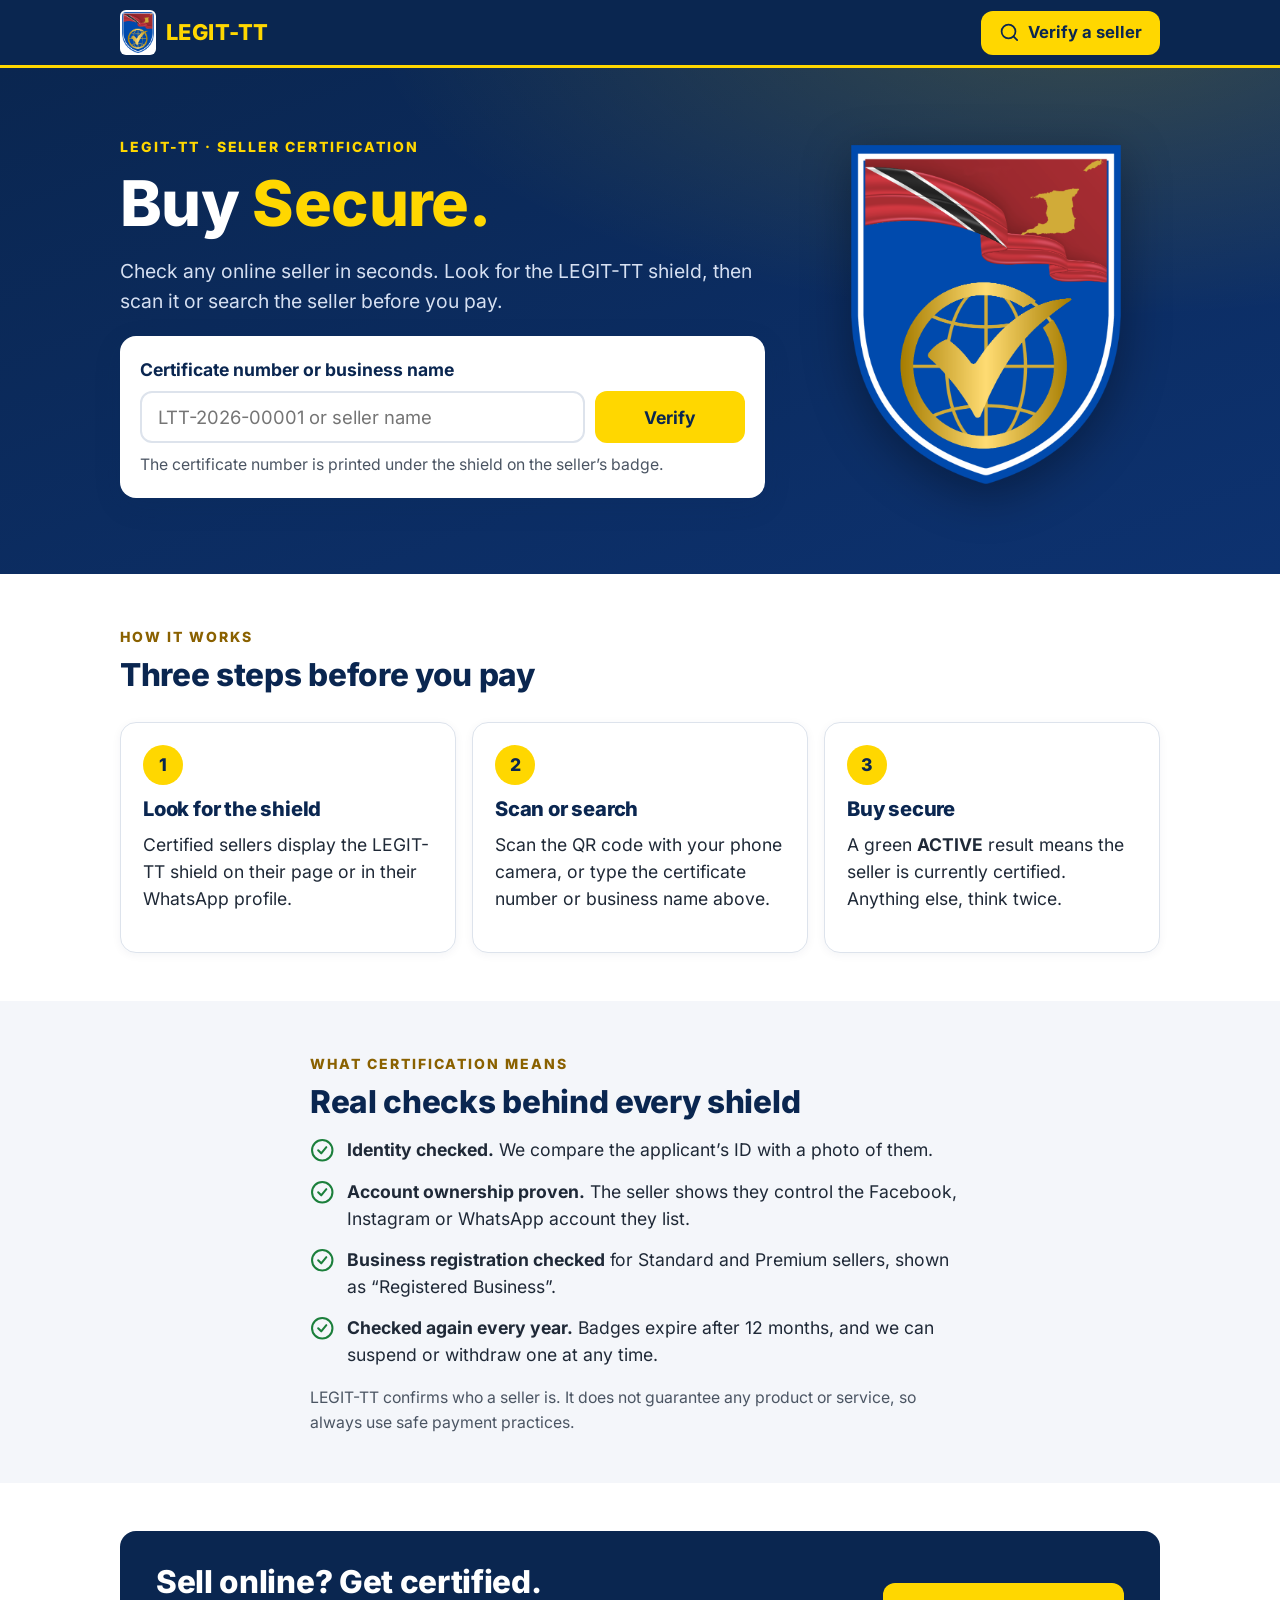
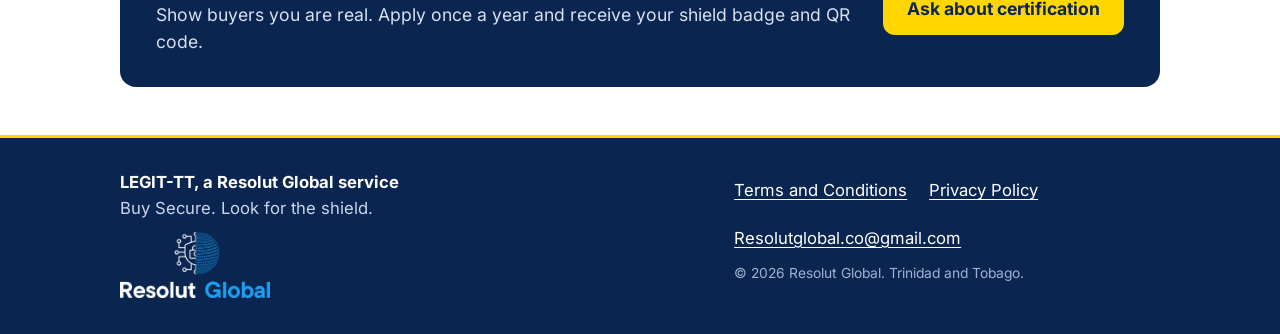
<file: index.html>
<!doctype html>
<html lang="en">
<head>
<meta charset="utf-8">
<meta name="viewport" content="width=device-width, initial-scale=1, viewport-fit=cover">
<meta http-equiv="Content-Security-Policy" content="default-src 'self'; script-src 'self'; style-src 'self'; img-src 'self' data: blob:; font-src 'self'; connect-src 'self' https://script.google.com https://script.googleusercontent.com; manifest-src 'self'; worker-src 'self'; base-uri 'self'; form-action 'self'; object-src 'none'">
<meta name="referrer" content="no-referrer">
<meta name="theme-color" content="#0A2650">
<title>LEGIT-TT | Buy Secure. Verify online sellers in Trinidad and Tobago</title>
<meta name="description" content="Check any online seller in Trinidad and Tobago in seconds. LEGIT-TT certifies sellers on Facebook, Instagram and WhatsApp and gives each a shield badge you can scan.">
<link rel="manifest" href="manifest.webmanifest">
<link rel="icon" type="image/png" href="assets/img/favicon.png">
<link rel="apple-touch-icon" href="assets/img/apple-touch-icon.png">
<link rel="preload" href="assets/fonts/inter-latin-700-normal.woff2" as="font" type="font/woff2" crossorigin>
<link rel="stylesheet" href="assets/css/style.css">
</head>
<body>
<a class="skip" href="#main">Skip to content</a>
<header id="site-header" class="site-header"></header>
<main id="main">
  <section class="hero">
    <div class="container hero__grid">
      <div>
        <span class="eyebrow">LEGIT-TT &middot; Seller certification</span>
        <h1>Buy <span>Secure.</span></h1>
        <p class="hero__lead">Check any online seller in seconds. Look for the LEGIT-TT shield, then scan it or search the seller before you pay.</p>
        <form id="search-form" class="search" novalidate>
          <label for="q">Certificate number or business name</label>
          <div class="search__row">
            <input class="input" id="q" name="q" type="search" inputmode="search" autocomplete="off" autocapitalize="characters" placeholder="LTT-2026-00001 or seller name" aria-describedby="search-hint search-error" maxlength="60">
            <button class="btn btn--gold" type="submit">Verify</button>
          </div>
          <p class="hint" id="search-hint">The certificate number is printed under the shield on the seller&rsquo;s badge.</p>
          <p class="field-error" id="search-error" role="alert"></p>
        </form>
      </div>
      <div class="hero__badge"><img src="assets/img/shield.png" alt="The LEGIT-TT shield badge" width="270" height="339"></div>
    </div>
  </section>

  <section class="section">
    <div class="container">
      <div class="section__head">
        <span class="eyebrow">How it works</span>
        <h2>Three steps before you pay</h2>
      </div>
      <div class="grid3">
        <div class="card"><div class="step__num">1</div><h3>Look for the shield</h3><p>Certified sellers display the LEGIT-TT shield on their page or in their WhatsApp profile.</p></div>
        <div class="card"><div class="step__num">2</div><h3>Scan or search</h3><p>Scan the QR code with your phone camera, or type the certificate number or business name above.</p></div>
        <div class="card"><div class="step__num">3</div><h3>Buy secure</h3><p>A green <strong>ACTIVE</strong> result means the seller is currently certified. Anything else, think twice.</p></div>
      </div>
    </div>
  </section>

  <section class="section section--soft">
    <div class="container narrow">
      <span class="eyebrow">What certification means</span>
      <h2>Real checks behind every shield</h2>
      <ul class="checks">
        <li><svg class="icon" viewBox="0 0 24 24" aria-hidden="true"><circle cx="12" cy="12" r="10"/><path d="m8 12 3 3 5-6"/></svg><span><strong>Identity checked.</strong> We compare the applicant&rsquo;s ID with a photo of them.</span></li>
        <li><svg class="icon" viewBox="0 0 24 24" aria-hidden="true"><circle cx="12" cy="12" r="10"/><path d="m8 12 3 3 5-6"/></svg><span><strong>Account ownership proven.</strong> The seller shows they control the Facebook, Instagram or WhatsApp account they list.</span></li>
        <li><svg class="icon" viewBox="0 0 24 24" aria-hidden="true"><circle cx="12" cy="12" r="10"/><path d="m8 12 3 3 5-6"/></svg><span><strong>Business registration checked</strong> for Standard and Premium sellers, shown as &ldquo;Registered Business&rdquo;.</span></li>
        <li><svg class="icon" viewBox="0 0 24 24" aria-hidden="true"><circle cx="12" cy="12" r="10"/><path d="m8 12 3 3 5-6"/></svg><span><strong>Checked again every year.</strong> Badges expire after 12 months, and we can suspend or withdraw one at any time.</span></li>
      </ul>
      <p class="hint hint--spaced">LEGIT-TT confirms who a seller is. It does not guarantee any product or service, so always use safe payment practices.</p>
    </div>
  </section>

  <section class="section">
    <div class="container">
      <div class="cta">
        <div>
          <h2>Sell online? Get certified.</h2>
          <p>Show buyers you are real. Apply once a year and receive your shield badge and QR code.</p>
        </div>
        <a id="cta-apply" class="btn btn--gold" href="#">Get certified</a>
      </div>
    </div>
  </section>
</main>
<footer id="site-footer"></footer>
<noscript><p class="noscript">JavaScript is needed to verify a seller. Please turn it on, or e-mail us.</p></noscript>
<script src="assets/js/config.js"></script>
<script src="assets/js/layout.js"></script>
<script src="assets/js/home.js"></script>
</body>
</html>
</file>
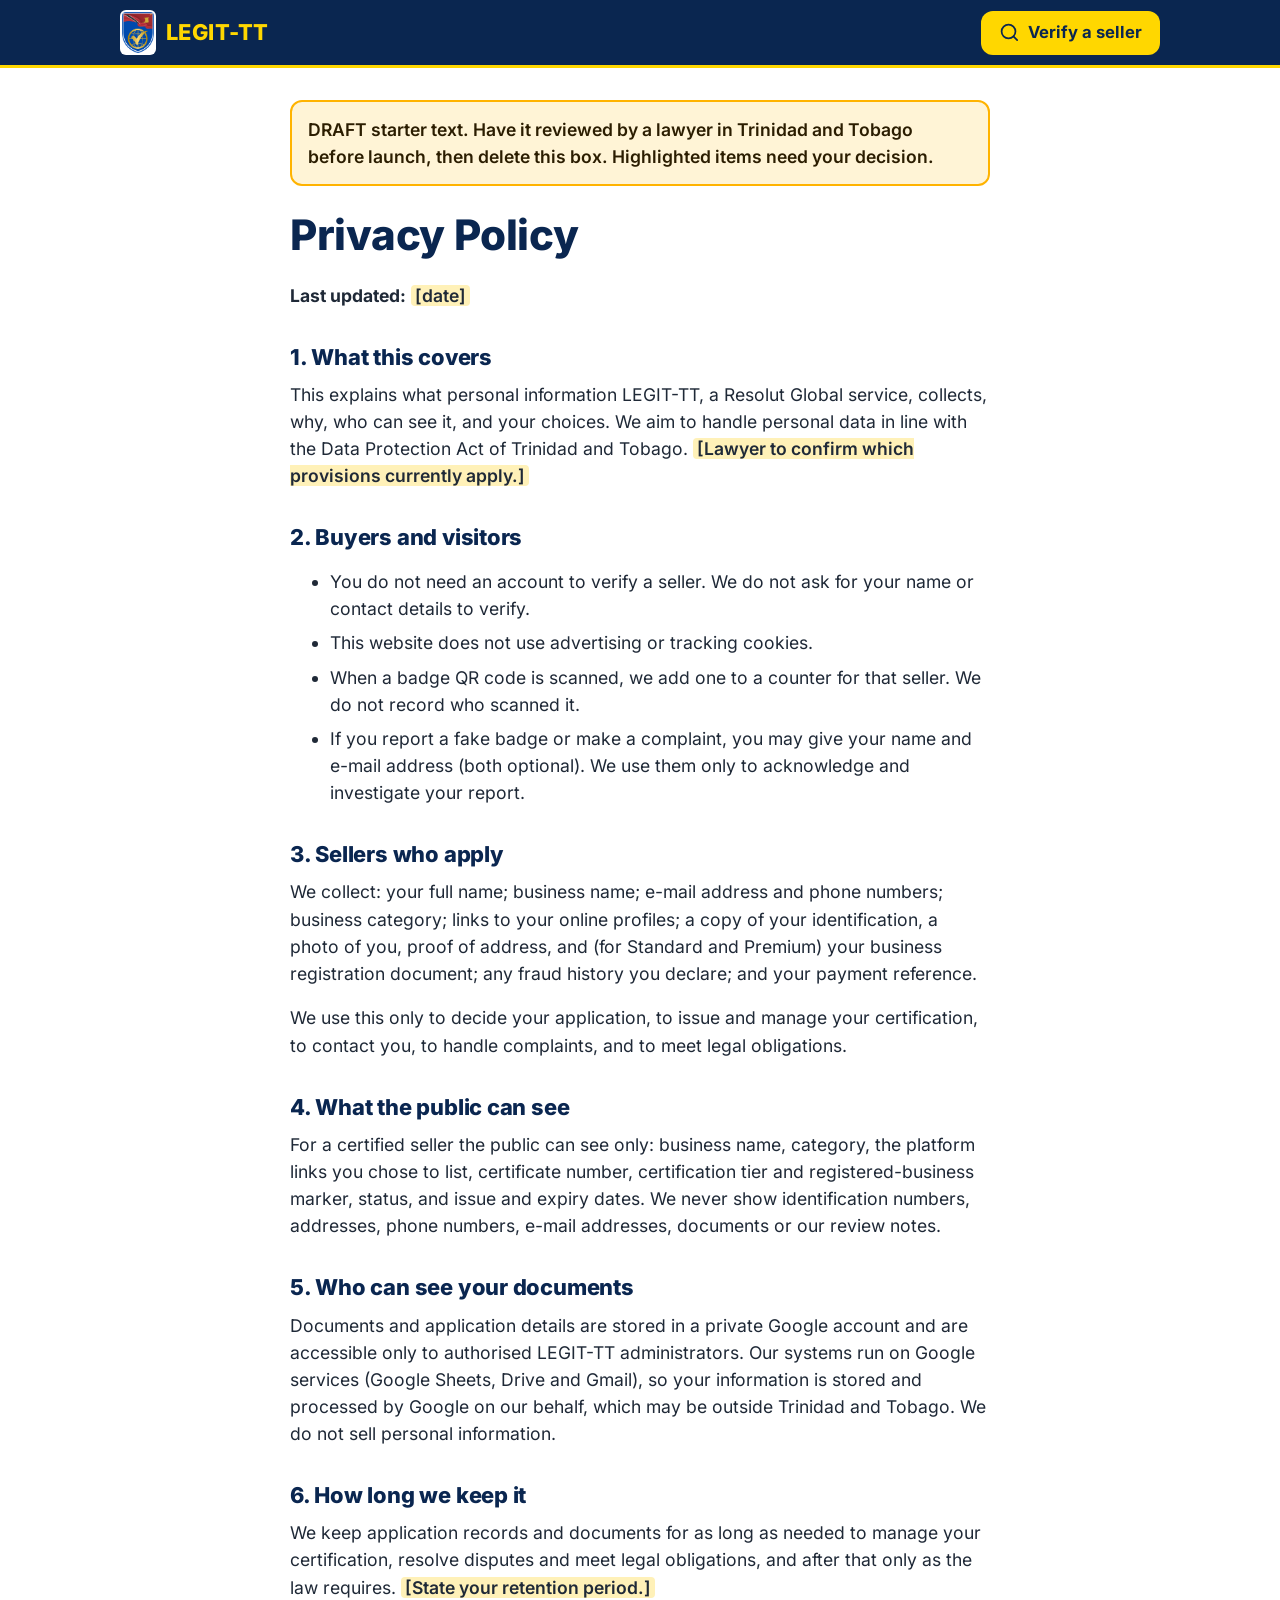
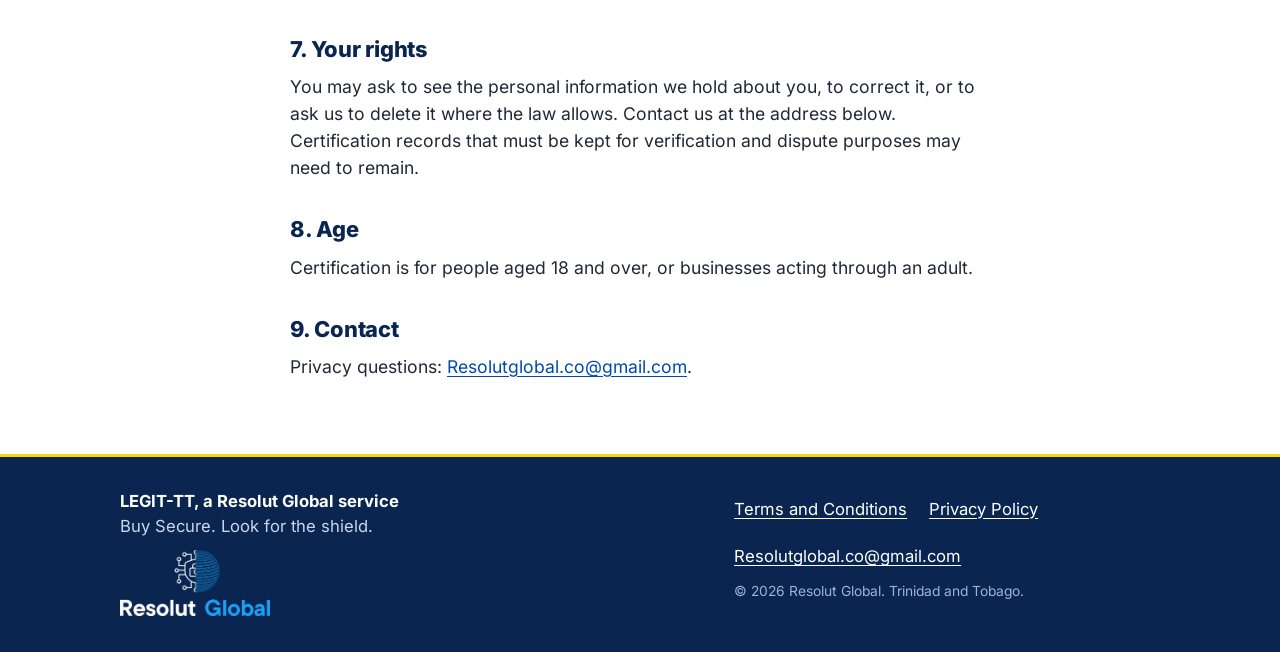
<file: privacy.html>
<!doctype html>
<html lang="en">
<head>
<meta charset="utf-8">
<meta name="viewport" content="width=device-width, initial-scale=1, viewport-fit=cover">
<meta http-equiv="Content-Security-Policy" content="default-src 'self'; script-src 'self'; style-src 'self'; img-src 'self' data: blob:; font-src 'self'; connect-src 'self'; base-uri 'self'; form-action 'self'; object-src 'none'">
<meta name="referrer" content="no-referrer">
<meta name="theme-color" content="#0A2650">
<title>Privacy Policy | LEGIT-TT</title>
<meta name="description" content="How LEGIT-TT, a Resolut Global service, collects and protects personal information.">
<link rel="manifest" href="manifest.webmanifest">
<link rel="icon" type="image/png" href="assets/img/favicon.png">
<link rel="apple-touch-icon" href="assets/img/apple-touch-icon.png">
<link rel="stylesheet" href="assets/css/style.css">
</head>
<body>
<a class="skip" href="#main">Skip to content</a>
<header id="site-header" class="site-header"></header>
<main id="main" class="container narrow prose">
  <div class="draft">DRAFT starter text. Have it reviewed by a lawyer in Trinidad and Tobago before launch, then delete this box. Highlighted items need your decision.</div>
  <h1>Privacy Policy</h1>
  <p><strong>Last updated:</strong> <span class="todo">[date]</span></p>

  <h2>1. What this covers</h2>
  <p>This explains what personal information LEGIT-TT, a Resolut Global service, collects, why, who can see it, and your choices. We aim to handle personal data in line with the Data Protection Act of Trinidad and Tobago. <span class="todo">[Lawyer to confirm which provisions currently apply.]</span></p>

  <h2>2. Buyers and visitors</h2>
  <ul>
    <li>You do not need an account to verify a seller. We do not ask for your name or contact details to verify.</li>
    <li>This website does not use advertising or tracking cookies.</li>
    <li>When a badge QR code is scanned, we add one to a counter for that seller. We do not record who scanned it.</li>
    <li>If you report a fake badge or make a complaint, you may give your name and e-mail address (both optional). We use them only to acknowledge and investigate your report.</li>
  </ul>

  <h2>3. Sellers who apply</h2>
  <p>We collect: your full name; business name; e-mail address and phone numbers; business category; links to your online profiles; a copy of your identification, a photo of you, proof of address, and (for Standard and Premium) your business registration document; any fraud history you declare; and your payment reference.</p>
  <p>We use this only to decide your application, to issue and manage your certification, to contact you, to handle complaints, and to meet legal obligations.</p>

  <h2>4. What the public can see</h2>
  <p>For a certified seller the public can see only: business name, category, the platform links you chose to list, certificate number, certification tier and registered-business marker, status, and issue and expiry dates. We never show identification numbers, addresses, phone numbers, e-mail addresses, documents or our review notes.</p>

  <h2>5. Who can see your documents</h2>
  <p>Documents and application details are stored in a private Google account and are accessible only to authorised LEGIT-TT administrators. Our systems run on Google services (Google Sheets, Drive and Gmail), so your information is stored and processed by Google on our behalf, which may be outside Trinidad and Tobago. We do not sell personal information.</p>

  <h2>6. How long we keep it</h2>
  <p>We keep application records and documents for as long as needed to manage your certification, resolve disputes and meet legal obligations, and after that only as the law requires. <span class="todo">[State your retention period.]</span></p>

  <h2>7. Your rights</h2>
  <p>You may ask to see the personal information we hold about you, to correct it, or to ask us to delete it where the law allows. Contact us at the address below. Certification records that must be kept for verification and dispute purposes may need to remain.</p>

  <h2>8. Age</h2>
  <p>Certification is for people aged 18 and over, or businesses acting through an adult.</p>

  <h2>9. Contact</h2>
  <p>Privacy questions: <a id="contact-link" href="#">our contact address</a>.</p>
</main>
<footer id="site-footer"></footer>
<script src="assets/js/config.js"></script>
<script src="assets/js/layout.js"></script>
</body>
</html>
</file>
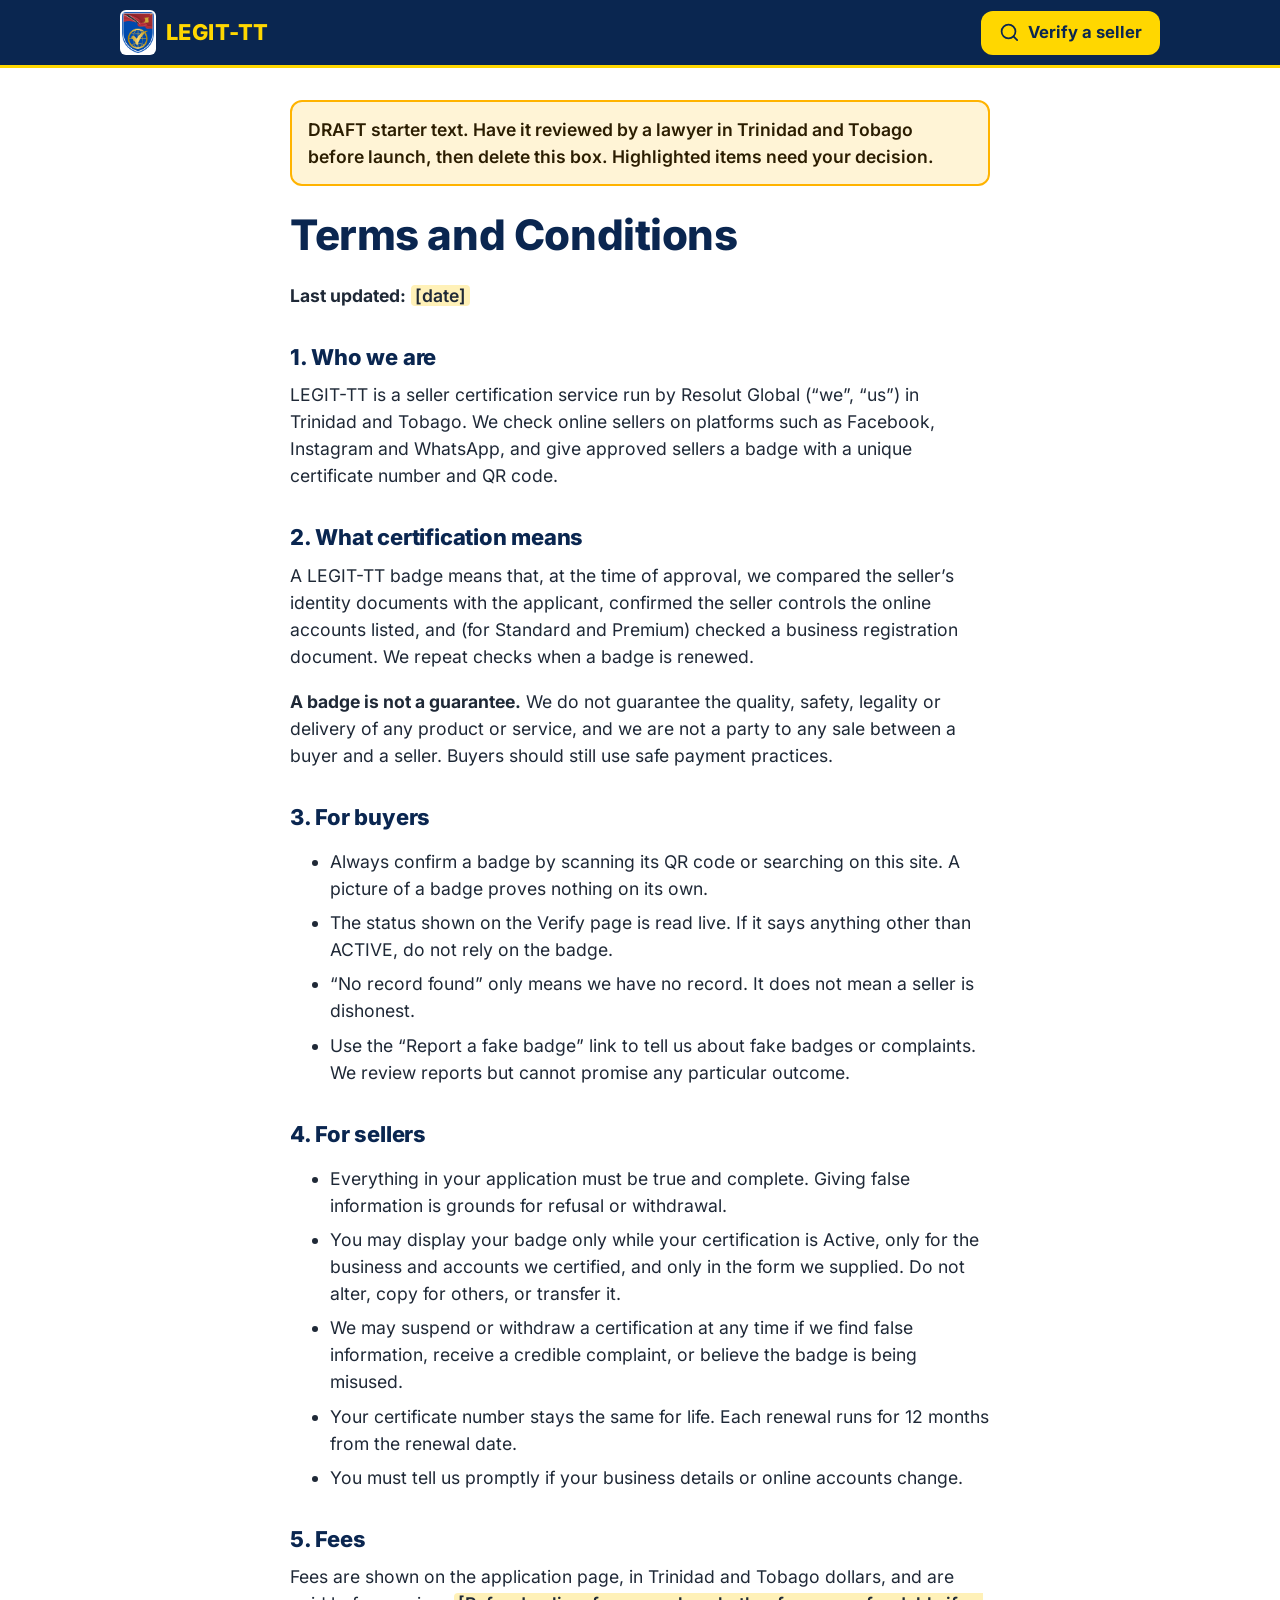
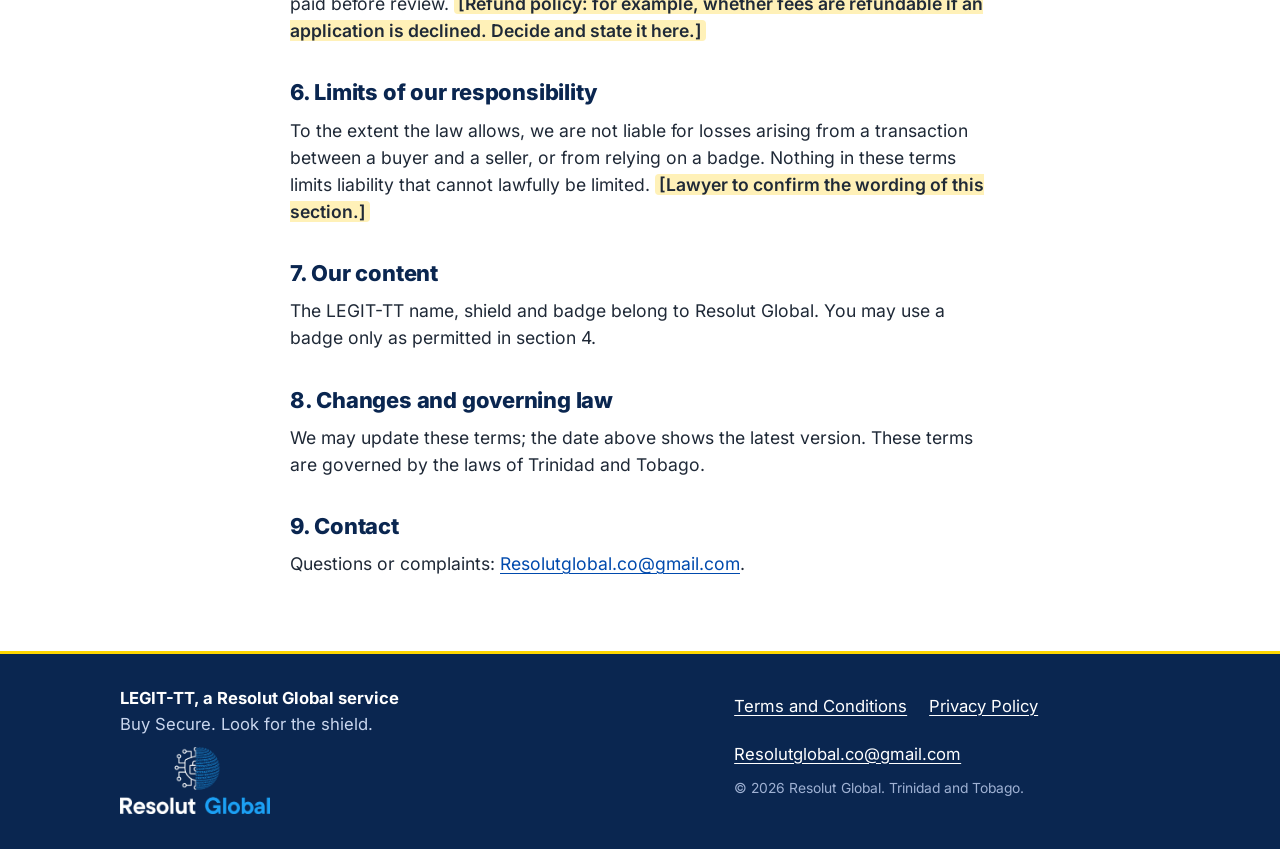
<file: terms.html>
<!doctype html>
<html lang="en">
<head>
<meta charset="utf-8">
<meta name="viewport" content="width=device-width, initial-scale=1, viewport-fit=cover">
<meta http-equiv="Content-Security-Policy" content="default-src 'self'; script-src 'self'; style-src 'self'; img-src 'self' data: blob:; font-src 'self'; connect-src 'self'; base-uri 'self'; form-action 'self'; object-src 'none'">
<meta name="referrer" content="no-referrer">
<meta name="theme-color" content="#0A2650">
<title>Terms and Conditions | LEGIT-TT</title>
<meta name="description" content="Terms and Conditions for using LEGIT-TT, a Resolut Global service.">
<link rel="manifest" href="manifest.webmanifest">
<link rel="icon" type="image/png" href="assets/img/favicon.png">
<link rel="apple-touch-icon" href="assets/img/apple-touch-icon.png">
<link rel="stylesheet" href="assets/css/style.css">
</head>
<body>
<a class="skip" href="#main">Skip to content</a>
<header id="site-header" class="site-header"></header>
<main id="main" class="container narrow prose">
  <div class="draft">DRAFT starter text. Have it reviewed by a lawyer in Trinidad and Tobago before launch, then delete this box. Highlighted items need your decision.</div>
  <h1>Terms and Conditions</h1>
  <p><strong>Last updated:</strong> <span class="todo">[date]</span></p>

  <h2>1. Who we are</h2>
  <p>LEGIT-TT is a seller certification service run by Resolut Global (&ldquo;we&rdquo;, &ldquo;us&rdquo;) in Trinidad and Tobago. We check online sellers on platforms such as Facebook, Instagram and WhatsApp, and give approved sellers a badge with a unique certificate number and QR code.</p>

  <h2>2. What certification means</h2>
  <p>A LEGIT-TT badge means that, at the time of approval, we compared the seller&rsquo;s identity documents with the applicant, confirmed the seller controls the online accounts listed, and (for Standard and Premium) checked a business registration document. We repeat checks when a badge is renewed.</p>
  <p><strong>A badge is not a guarantee.</strong> We do not guarantee the quality, safety, legality or delivery of any product or service, and we are not a party to any sale between a buyer and a seller. Buyers should still use safe payment practices.</p>

  <h2>3. For buyers</h2>
  <ul>
    <li>Always confirm a badge by scanning its QR code or searching on this site. A picture of a badge proves nothing on its own.</li>
    <li>The status shown on the Verify page is read live. If it says anything other than ACTIVE, do not rely on the badge.</li>
    <li>&ldquo;No record found&rdquo; only means we have no record. It does not mean a seller is dishonest.</li>
    <li>Use the &ldquo;Report a fake badge&rdquo; link to tell us about fake badges or complaints. We review reports but cannot promise any particular outcome.</li>
  </ul>

  <h2>4. For sellers</h2>
  <ul>
    <li>Everything in your application must be true and complete. Giving false information is grounds for refusal or withdrawal.</li>
    <li>You may display your badge only while your certification is Active, only for the business and accounts we certified, and only in the form we supplied. Do not alter, copy for others, or transfer it.</li>
    <li>We may suspend or withdraw a certification at any time if we find false information, receive a credible complaint, or believe the badge is being misused.</li>
    <li>Your certificate number stays the same for life. Each renewal runs for 12 months from the renewal date.</li>
    <li>You must tell us promptly if your business details or online accounts change.</li>
  </ul>

  <h2>5. Fees</h2>
  <p>Fees are shown on the application page, in Trinidad and Tobago dollars, and are paid before review. <span class="todo">[Refund policy: for example, whether fees are refundable if an application is declined. Decide and state it here.]</span></p>

  <h2>6. Limits of our responsibility</h2>
  <p>To the extent the law allows, we are not liable for losses arising from a transaction between a buyer and a seller, or from relying on a badge. Nothing in these terms limits liability that cannot lawfully be limited. <span class="todo">[Lawyer to confirm the wording of this section.]</span></p>

  <h2>7. Our content</h2>
  <p>The LEGIT-TT name, shield and badge belong to Resolut Global. You may use a badge only as permitted in section 4.</p>

  <h2>8. Changes and governing law</h2>
  <p>We may update these terms; the date above shows the latest version. These terms are governed by the laws of Trinidad and Tobago.</p>

  <h2>9. Contact</h2>
  <p>Questions or complaints: <a id="contact-link" href="#">our contact address</a>.</p>
</main>
<footer id="site-footer"></footer>
<script src="assets/js/config.js"></script>
<script src="assets/js/layout.js"></script>
</body>
</html>
</file>
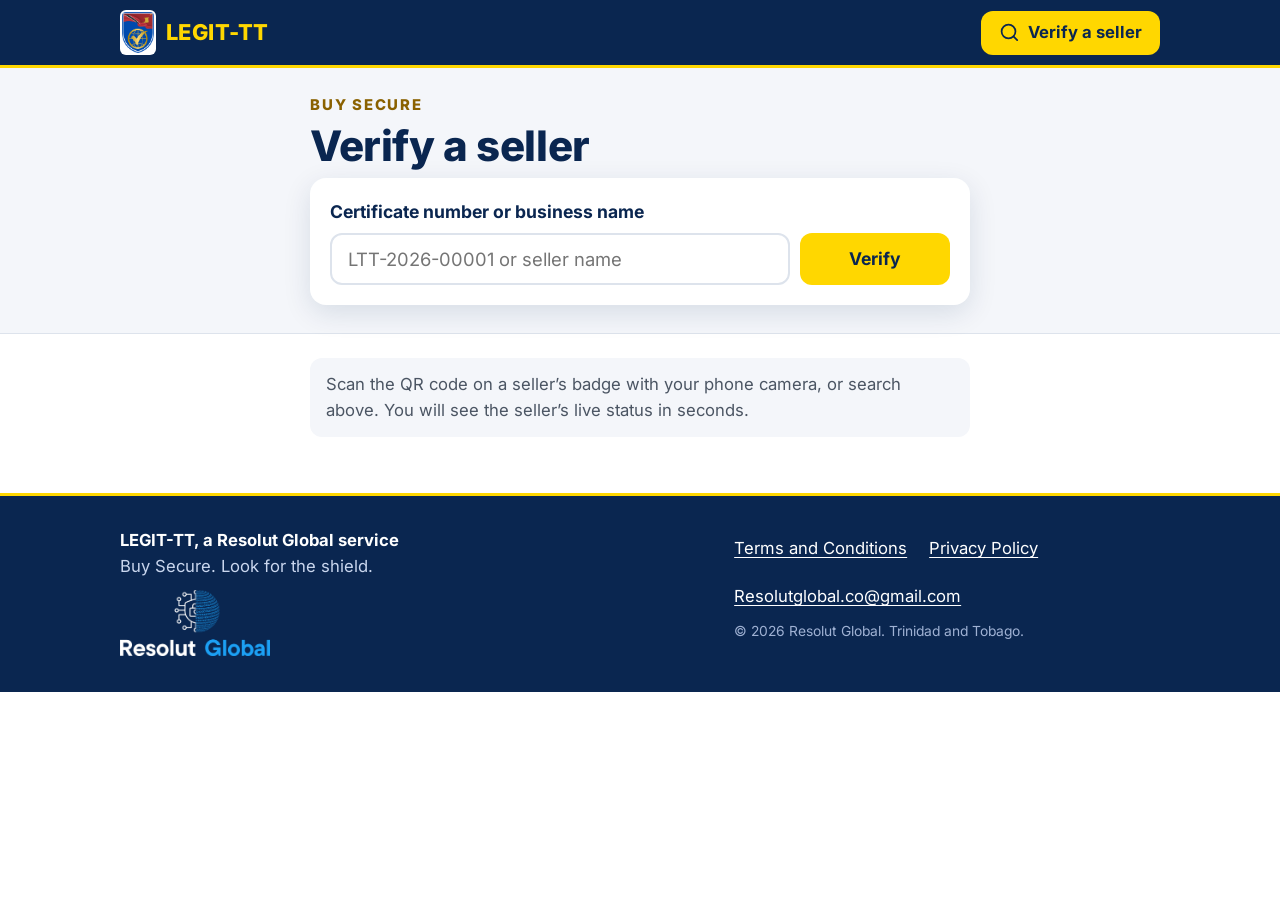
<file: verify.html>
<!doctype html>
<html lang="en">
<head>
<meta charset="utf-8">
<meta name="viewport" content="width=device-width, initial-scale=1, viewport-fit=cover">
<meta http-equiv="Content-Security-Policy" content="default-src 'self'; script-src 'self'; style-src 'self'; img-src 'self' data: blob:; font-src 'self'; connect-src 'self' https://script.google.com https://script.googleusercontent.com; manifest-src 'self'; worker-src 'self'; base-uri 'self'; form-action 'self'; object-src 'none'">
<meta name="referrer" content="no-referrer">
<meta name="theme-color" content="#0A2650">
<title>Verify a seller | LEGIT-TT</title>
<meta name="description" content="Check a seller's LEGIT-TT certification: scan the badge QR code or search by certificate number or business name.">
<meta name="robots" content="noindex">
<link rel="manifest" href="manifest.webmanifest">
<link rel="icon" type="image/png" href="assets/img/favicon.png">
<link rel="apple-touch-icon" href="assets/img/apple-touch-icon.png">
<link rel="preload" href="assets/fonts/inter-latin-700-normal.woff2" as="font" type="font/woff2" crossorigin>
<link rel="stylesheet" href="assets/css/style.css">
</head>
<body>
<a class="skip" href="#main">Skip to content</a>
<header id="site-header" class="site-header"></header>
<main id="main">
  <section class="page-head">
    <div class="container narrow">
      <p class="tagline" id="tagline">Buy Secure</p>
      <h1>Verify a seller</h1>
      <form id="search-form" class="search" novalidate>
        <label for="q">Certificate number or business name</label>
        <div class="search__row">
          <input class="input" id="q" name="q" type="search" inputmode="search" autocomplete="off" autocapitalize="characters" placeholder="LTT-2026-00001 or seller name" aria-describedby="search-error" maxlength="60">
          <button class="btn btn--gold" type="submit">Verify</button>
        </div>
        <p class="field-error" id="search-error" role="alert"></p>
      </form>
    </div>
  </section>
  <section class="results">
    <div class="container narrow">
      <div id="result" role="status" aria-live="polite" tabindex="-1"></div>
    </div>
  </section>
</main>
<footer id="site-footer"></footer>
<noscript><p class="noscript">JavaScript is needed to verify a seller. Please turn it on, or e-mail us.</p></noscript>
<script src="assets/js/config.js"></script>
<script src="assets/js/api.js"></script>
<script src="assets/js/layout.js"></script>
<script src="assets/js/qrcode.js"></script>
<script src="assets/js/badge.js"></script>
<script src="assets/js/verify.js"></script>
</body>
</html>
</file>
<file: assets/css/style.css>
/* LEGIT-TT  |  style.css  |  A Resolut Global service
   Mobile first. Navy and gold on white. One typeface (Inter, self-hosted). */

@font-face { font-family: 'Inter'; font-weight: 400; font-style: normal; font-display: swap; src: url('../fonts/inter-latin-400-normal.woff2') format('woff2'); }
@font-face { font-family: 'Inter'; font-weight: 600; font-style: normal; font-display: swap; src: url('../fonts/inter-latin-600-normal.woff2') format('woff2'); }
@font-face { font-family: 'Inter'; font-weight: 700; font-style: normal; font-display: swap; src: url('../fonts/inter-latin-700-normal.woff2') format('woff2'); }
@font-face { font-family: 'Inter'; font-weight: 800; font-style: normal; font-display: swap; src: url('../fonts/inter-latin-800-normal.woff2') format('woff2'); }

:root {
  --navy: #0A2650;
  --navy-2: #0D3270;
  --blue: #004AAD;
  --gold: #FFD700;
  --gold-soft: #F2C94C;
  --gold-text: #8A6100;
  --ink: #1F2937;
  --ink-soft: #4B5563;
  --line: #DDE3EC;
  --bg-soft: #F4F6FA;
  --green: #1B7F3B;
  --green-soft: #E6F4EA;
  --amber: #FFB300;
  --amber-ink: #2B1D00;
  --amber-soft: #FFF4D6;
  --red: #B3261E;
  --slate: #475569;
  --radius: 16px;
  --shadow: 0 8px 28px rgba(10, 38, 80, .12);
  --tap: 52px;
  --font: 'Inter', 'Segoe UI', Roboto, Helvetica, Arial, sans-serif;
}

*, *::before, *::after { box-sizing: border-box; }
html { font-size: 17px; -webkit-text-size-adjust: 100%; scroll-behavior: smooth; }
body { margin: 0; font-family: var(--font); color: var(--ink); background: #fff; line-height: 1.55; -webkit-font-smoothing: antialiased; }
img { max-width: 100%; height: auto; }
a { color: var(--blue); text-underline-offset: 3px; }
a:hover { color: var(--navy); }
h1, h2, h3 { color: var(--navy); line-height: 1.2; margin: 0 0 .5em; font-weight: 800; letter-spacing: -.01em; }
h1 { font-size: 2rem; } h2 { font-size: 1.5rem; } h3 { font-size: 1.15rem; }
p { margin: 0 0 1em; }
:focus-visible { outline: 3px solid var(--gold); outline-offset: 2px; box-shadow: 0 0 0 5px var(--navy); border-radius: 6px; }
.skip { position: absolute; left: -999px; top: 0; background: var(--gold); color: var(--navy); padding: 12px 18px; font-weight: 700; z-index: 100; }
.skip:focus { left: 8px; top: 8px; }
.sr-only { position: absolute; width: 1px; height: 1px; overflow: hidden; clip: rect(0 0 0 0); white-space: nowrap; }
.container { width: 100%; max-width: 1080px; margin: 0 auto; padding: 0 20px; }
.narrow { max-width: 700px; }

/* ---------- header ---------- */
.site-header { position: sticky; top: 0; z-index: 50; background: var(--navy); border-bottom: 3px solid var(--gold); min-height: 68px; }
.site-header__in { display: flex; align-items: center; justify-content: space-between; gap: 12px; min-height: 65px; }
.brand { display: flex; align-items: center; gap: 10px; text-decoration: none; color: var(--gold); font-weight: 800; font-size: 1.25rem; letter-spacing: .02em; }
.brand:hover { color: #fff; }
.brand img { width: 36px; height: 45px; object-fit: contain; background: #fff; border-radius: 6px; padding: 2px; }
.nav { display: flex; align-items: center; gap: 6px; }
.nav__link { display: none; color: #fff; text-decoration: none; padding: 10px 12px; font-weight: 600; border-radius: 8px; }
.nav__link:hover { background: rgba(255,255,255,.12); color: #fff; }

/* ---------- buttons ---------- */
.btn { display: inline-flex; align-items: center; justify-content: center; gap: 8px; min-height: var(--tap); padding: 0 22px; border-radius: 12px; border: 2px solid transparent; font: 700 1rem/1 var(--font); text-decoration: none; cursor: pointer; transition: transform .08s ease, background .15s ease; }
.btn:active { transform: translateY(1px); }
.btn--gold { background: var(--gold); color: var(--navy); }
.btn--gold:hover { background: #FFE24D; color: var(--navy); }
.btn--navy { background: var(--navy); color: #fff; }
.btn--navy:hover { background: var(--navy-2); color: #fff; }
.btn--ghost { background: #fff; color: var(--navy); border-color: var(--line); }
.btn--ghost:hover { border-color: var(--navy); color: var(--navy); }
.btn--block { width: 100%; }
.btn--sm { min-height: 44px; padding: 0 16px; font-size: .95rem; }
.icon { width: 1.25em; height: 1.25em; fill: none; stroke: currentColor; stroke-width: 2; stroke-linecap: round; stroke-linejoin: round; flex: none; }

/* ---------- hero (home) ---------- */
.hero { background: radial-gradient(1200px 500px at 85% -10%, rgba(255,215,0,.18), transparent 60%), linear-gradient(160deg, var(--navy) 0%, var(--navy-2) 100%); color: #fff; padding: 36px 0 56px; }
.hero__grid { display: grid; gap: 28px; align-items: center; }
.hero__badge { display: flex; justify-content: center; }
.hero__badge img { width: 150px; filter: drop-shadow(0 12px 24px rgba(0,0,0,.35)); }
.hero h1 { color: #fff; font-size: 2.6rem; margin-bottom: .25em; }
.hero h1 span { color: var(--gold); }
.hero__lead { font-size: 1.1rem; color: #D6E0F2; max-width: 34em; }
.eyebrow { display: inline-block; font-size: .8rem; font-weight: 800; letter-spacing: .14em; text-transform: uppercase; color: var(--gold-text); margin-bottom: .6em; }
.hero .eyebrow { color: var(--gold); }

/* ---------- search card ---------- */
.search { background: #fff; color: var(--ink); border-radius: var(--radius); padding: 20px; box-shadow: var(--shadow); }
.search label { display: block; font-weight: 700; color: var(--navy); margin-bottom: 8px; }
.search__row { display: flex; flex-direction: column; gap: 10px; }
.input { width: 100%; min-height: var(--tap); padding: 0 16px; font: 500 1.05rem/1 var(--font); color: var(--ink); background: #fff; border: 2px solid var(--line); border-radius: 12px; }
.input:focus { outline: none; border-color: var(--blue); box-shadow: 0 0 0 4px rgba(0,74,173,.18); }
.hint { font-size: .9rem; color: var(--ink-soft); margin: 10px 0 0; }
.field-error { color: var(--red); font-weight: 600; margin: 10px 0 0; min-height: 1.2em; }

/* ---------- sections ---------- */
.section { padding: 48px 0; }
.section--soft { background: var(--bg-soft); }
.section__head { max-width: 640px; margin-bottom: 28px; }
.grid3 { display: grid; gap: 16px; }
.card { background: #fff; border: 1px solid var(--line); border-radius: var(--radius); padding: 22px; box-shadow: 0 2px 10px rgba(10,38,80,.05); }
.step__num { display: inline-flex; width: 40px; height: 40px; border-radius: 50%; background: var(--gold); color: var(--navy); font-weight: 800; align-items: center; justify-content: center; margin-bottom: 12px; }
.checks { list-style: none; margin: 0; padding: 0; display: grid; gap: 14px; }
.checks li { display: flex; gap: 12px; align-items: flex-start; }
.checks .icon { color: var(--green); margin-top: 2px; width: 1.4em; height: 1.4em; }
.cta { background: var(--navy); color: #fff; border-radius: var(--radius); padding: 28px 22px; display: grid; gap: 14px; }
.cta h2 { color: #fff; margin: 0; } .cta p { color: #D6E0F2; margin: 0; }

/* ---------- verify page ---------- */
.page-head { background: var(--bg-soft); border-bottom: 1px solid var(--line); padding: 26px 0 28px; }
.page-head h1 { margin-bottom: .15em; }
.tagline { color: var(--gold-text); font-weight: 800; letter-spacing: .12em; text-transform: uppercase; font-size: .85rem; margin: 0 0 4px; }
.results { padding: 24px 0 56px; }
.banner { display: flex; align-items: center; gap: 16px; padding: 22px 20px; border-radius: var(--radius); color: #fff; margin-bottom: 18px; }
.banner .icon { width: 52px; height: 52px; stroke-width: 2.2; }
.banner__label { font-size: clamp(1.65rem, 7.2vw, 2.1rem); font-weight: 800; line-height: 1.05; letter-spacing: .03em; }
.banner__sub { font-size: 1.05rem; font-weight: 600; opacity: .95; margin-top: 4px; }
.banner--active { background: var(--green); }
.banner--expired { background: var(--amber); color: var(--amber-ink); }
.banner--notcert { background: var(--red); }
.banner--notfound { background: var(--slate); }
.vendor__name { font-size: 1.7rem; margin-bottom: .3em; word-break: break-word; }
.chips { display: flex; flex-wrap: wrap; gap: 8px; margin: 0 0 18px; padding: 0; list-style: none; }
.chip { display: inline-block; padding: 6px 12px; border-radius: 999px; background: var(--bg-soft); border: 1px solid var(--line); font-weight: 600; font-size: .9rem; color: var(--navy); }
.chip--gold { background: var(--amber-soft); border-color: #F0D58A; color: var(--gold-text); }
.chip--green { background: var(--green-soft); border-color: #BFE3C9; color: var(--green); }
.chip--amber { background: var(--amber-soft); border-color: #F0D58A; color: #7A5200; }
.facts { display: grid; grid-template-columns: 1fr; gap: 12px; margin: 0 0 20px; }
.facts div { border-left: 4px solid var(--gold); padding: 2px 0 2px 12px; }
.facts dt { font-size: .8rem; font-weight: 700; letter-spacing: .08em; text-transform: uppercase; color: var(--ink-soft); }
.facts dd { margin: 2px 0 0; font-weight: 700; color: var(--navy); font-size: 1.1rem; word-break: break-all; display: flex; align-items: center; gap: 10px; flex-wrap: wrap; }
.links { display: grid; gap: 10px; margin: 8px 0 12px; }
.note { background: var(--bg-soft); border-radius: 12px; padding: 14px 16px; font-size: .95rem; color: var(--ink-soft); }
.badge-copy { display: flex; flex-direction: column; align-items: center; margin-top: 22px; padding-top: 22px; border-top: 1px solid var(--line); }
.badge-copy canvas { width: 100%; max-width: 330px; height: auto; border-radius: 22px; box-shadow: var(--shadow); }
.badge-copy figcaption { font-size: .9rem; color: var(--ink-soft); text-align: center; margin-top: 12px; max-width: 30em; }
.checked { text-align: center; color: var(--ink-soft); font-size: .9rem; margin: 18px 0 6px; }
.report-link { display: flex; justify-content: center; margin-top: 8px; }
.report-link a { display: inline-flex; align-items: center; gap: 8px; min-height: var(--tap); padding: 0 18px; font-weight: 700; color: var(--red); border: 2px solid #F1C5C2; border-radius: 12px; text-decoration: none; background: #FFF; }
.report-link a:hover { background: #FFF1F0; color: var(--red); }
.result-list { list-style: none; margin: 0; padding: 0; display: grid; gap: 10px; }
.result { display: flex; align-items: center; justify-content: space-between; gap: 12px; padding: 16px; background: #fff; border: 1px solid var(--line); border-radius: 14px; text-decoration: none; color: var(--ink); min-height: var(--tap); }
.result:hover { border-color: var(--navy); box-shadow: var(--shadow); color: var(--ink); }
.result strong { display: block; color: var(--navy); }
.result small { color: var(--ink-soft); }
.skeleton { background: linear-gradient(90deg, #EEF1F6 25%, #E3E8F0 37%, #EEF1F6 63%); background-size: 400% 100%; animation: shimmer 1.3s ease infinite; border-radius: var(--radius); height: 96px; margin-bottom: 14px; }
@keyframes shimmer { 0% { background-position: 100% 50%; } 100% { background-position: 0 50%; } }
@media (prefers-reduced-motion: reduce) { .skeleton { animation: none; } html { scroll-behavior: auto; } .btn { transition: none; } }

/* ---------- legal / text pages ---------- */
.prose { padding: 32px 0 56px; }
.prose h2 { margin-top: 1.6em; font-size: 1.25rem; }
.prose li { margin-bottom: .4em; }
.draft { background: var(--amber-soft); border: 2px solid var(--amber); border-radius: 12px; padding: 14px 16px; font-weight: 600; color: var(--amber-ink); margin-bottom: 24px; }
.todo { background: #FFF1B8; padding: 0 4px; border-radius: 4px; font-weight: 600; }

/* ---------- footer ---------- */
.site-footer { background: var(--navy); color: #C9D6EE; padding: 32px 0 28px; border-top: 3px solid var(--gold); font-size: .95rem; }
.site-footer__grid { display: grid; gap: 18px; }
.site-footer__brand { color: #fff; font-weight: 700; }
.site-footer img { width: 150px; margin-top: 10px; }
.site-footer a { color: #fff; }
.site-footer a:hover { color: var(--gold); }
.site-footer ul { list-style: none; margin: 0; padding: 0; display: flex; flex-wrap: wrap; gap: 6px 22px; }
.site-footer li a { display: inline-block; padding: 8px 0; }
.site-footer small { color: #9FB1D3; }

/* ---------- larger screens ---------- */
@media (min-width: 720px) {
  html { font-size: 17.5px; }
  h1 { font-size: 2.4rem; } h2 { font-size: 1.8rem; }
  .nav__link { display: inline-block; }
  .hero { padding: 64px 0 76px; }
  .hero__grid { grid-template-columns: 1.3fr .7fr; gap: 48px; }
  .hero__badge { order: 2; } .hero__badge img { width: 270px; }
  .hero h1 { font-size: 3.6rem; }
  .search__row { flex-direction: row; } .search__row .btn { min-width: 150px; }
  .grid3 { grid-template-columns: repeat(3, 1fr); }
  .cta { grid-template-columns: 1fr auto; align-items: center; padding: 32px 36px; }
  .facts { grid-template-columns: repeat(3, 1fr); }
  .site-footer__grid { grid-template-columns: 1.4fr 1fr; align-items: start; }
  .links { grid-template-columns: repeat(2, 1fr); }
}

/* ---------- vendor link buttons and focus helpers ---------- */
.linkbtn { justify-content: flex-start; text-align: left; height: auto; padding: 10px 16px; }
.linkbtn span { display: flex; flex-direction: column; line-height: 1.25; min-width: 0; }
.linkbtn small { font-weight: 500; color: var(--ink-soft); word-break: break-all; }
#result:focus, #result:focus-visible { outline: none; box-shadow: none; }
.field-error:empty { display: none; }
.hint--spaced { margin-top: 18px; }
.noscript { padding: 16px; text-align: center; }
</file>
